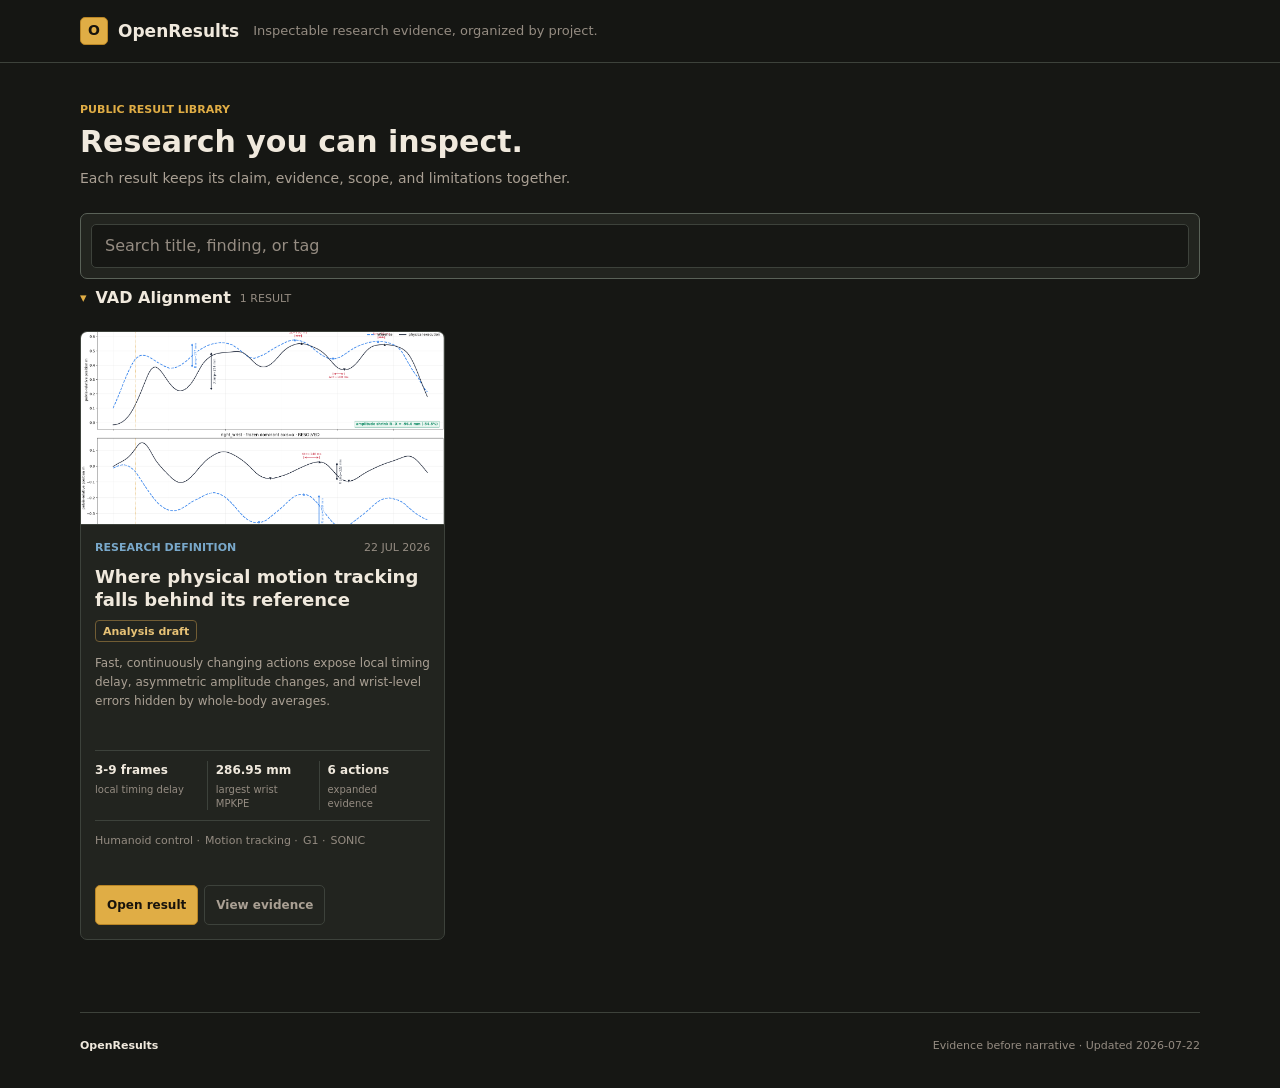
<file: index.html>
<!doctype html>
<html lang="en">
<head>
  <meta charset="utf-8">
  <meta name="viewport" content="width=device-width, initial-scale=1">
  <meta name="description" content="OpenResults is a browsable library of visual, inspectable research results.">
  <title>OpenResults · Research result library</title>
  <link rel="stylesheet" href="assets/site.css?v=__BUILD_VERSION__">
  <script src="assets/catalog.js?v=__BUILD_VERSION__" defer></script>
</head>
<body class="catalog-page">
  <a class="skip-link" href="#catalog">Skip to results</a>

  <header class="site-header catalog-header">
    <div class="header-inner">
      <a class="brand" href="./" aria-label="OpenResults home">
        <span class="brand-mark" aria-hidden="true">O</span>
        <span>OpenResults</span>
      </a>
      <p class="brand-description">Inspectable research evidence, organized by project.</p>
    </div>
  </header>

  <main class="catalog-main" id="catalog">
    <section class="catalog-intro" aria-labelledby="catalog-title">
      <div>
        <p class="eyebrow">Public result library</p>
        <h1 id="catalog-title">Research you can inspect.</h1>
        <p>Each result keeps its claim, evidence, scope, and limitations together.</p>
      </div>
    </section>

    <section class="catalog-tools" aria-label="Filter results">
      <label class="search-field">
        <span class="visually-hidden">Search results</span>
        <input id="resultSearch" type="search" autocomplete="off" placeholder="Search title, finding, or tag">
      </label>
      <label class="select-field" id="projectField" hidden>
        <span>Project</span>
        <select id="projectFilter"><option value="all">All projects</option></select>
      </label>
      <label class="select-field" id="statusField" hidden>
        <span>Status</span>
        <select id="statusFilter"><option value="all">All statuses</option></select>
      </label>
      <button class="clear-filters" id="clearFilters" type="button" hidden>Clear</button>
    </section>

    <div class="catalog-status" id="catalogStatus" aria-live="polite"></div>
    <div class="result-groups" id="resultGroups" aria-busy="true"></div>

    <div class="empty-state" id="emptyState" hidden>
      <strong>No matching results</strong>
      <p>Try a different search or clear the current filters.</p>
    </div>

    <noscript>
      <p class="empty-state">JavaScript is required to load the result catalog. The published result remains available at <a href="results/hierarchical-rollout-tracking-audit/">Hierarchical rollout tracking audit</a>.</p>
    </noscript>
  </main>

  <footer class="site-footer">
    <span>OpenResults</span>
    <span>Evidence before narrative · Updated <time id="catalogUpdated">2026-07-22</time></span>
  </footer>
</body>
</html>
</file>
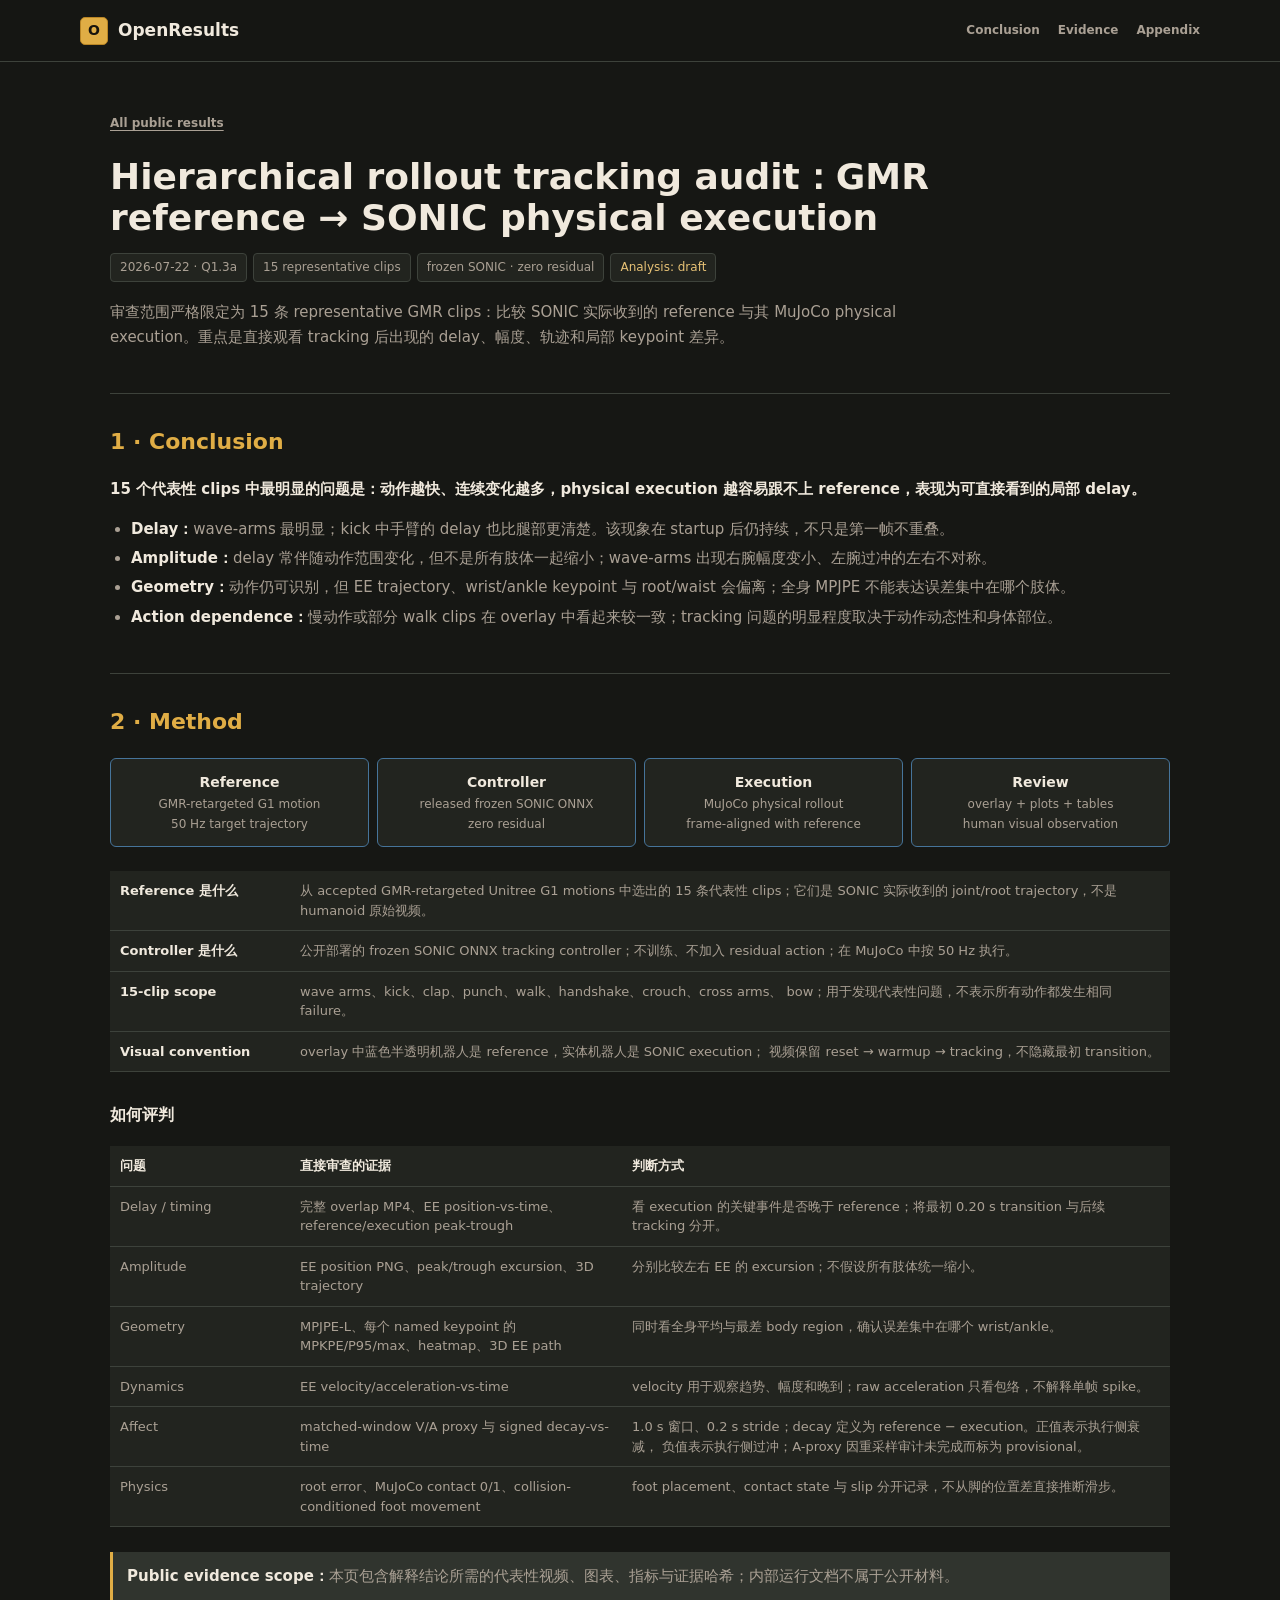
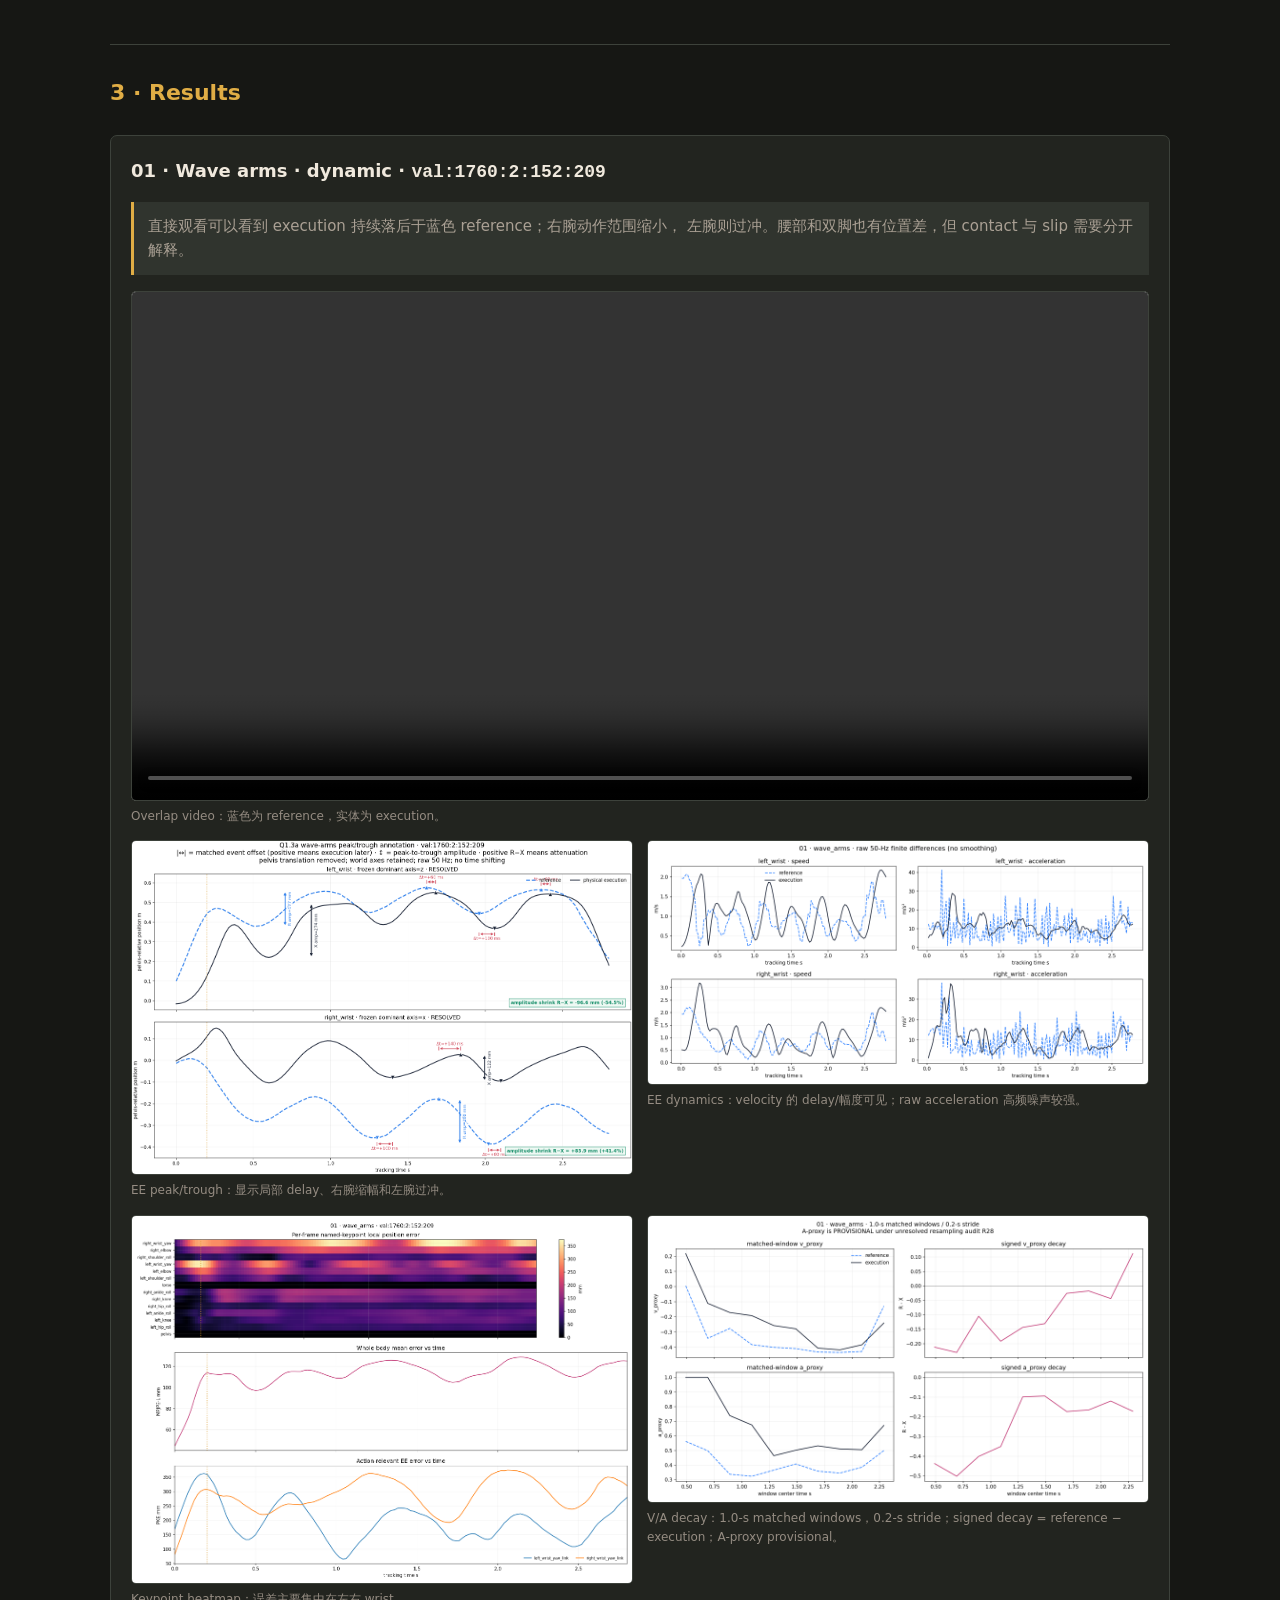
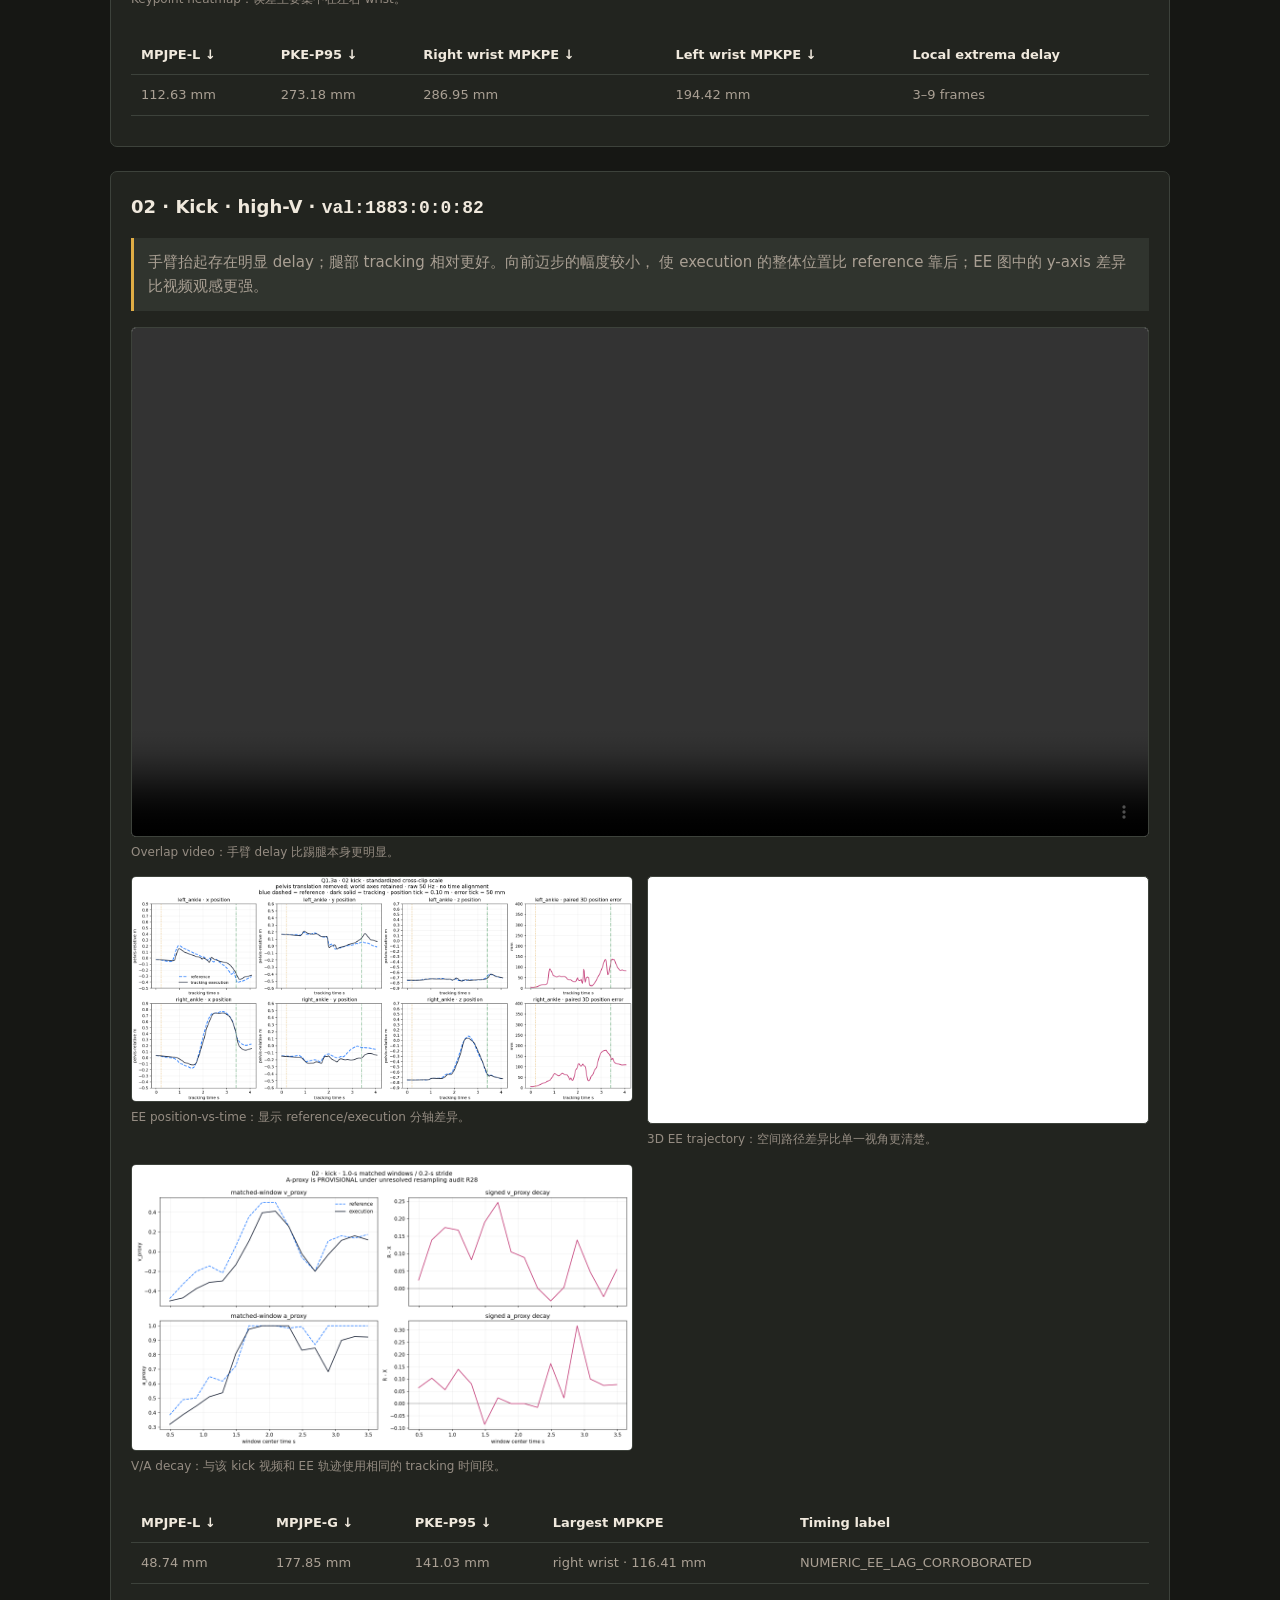
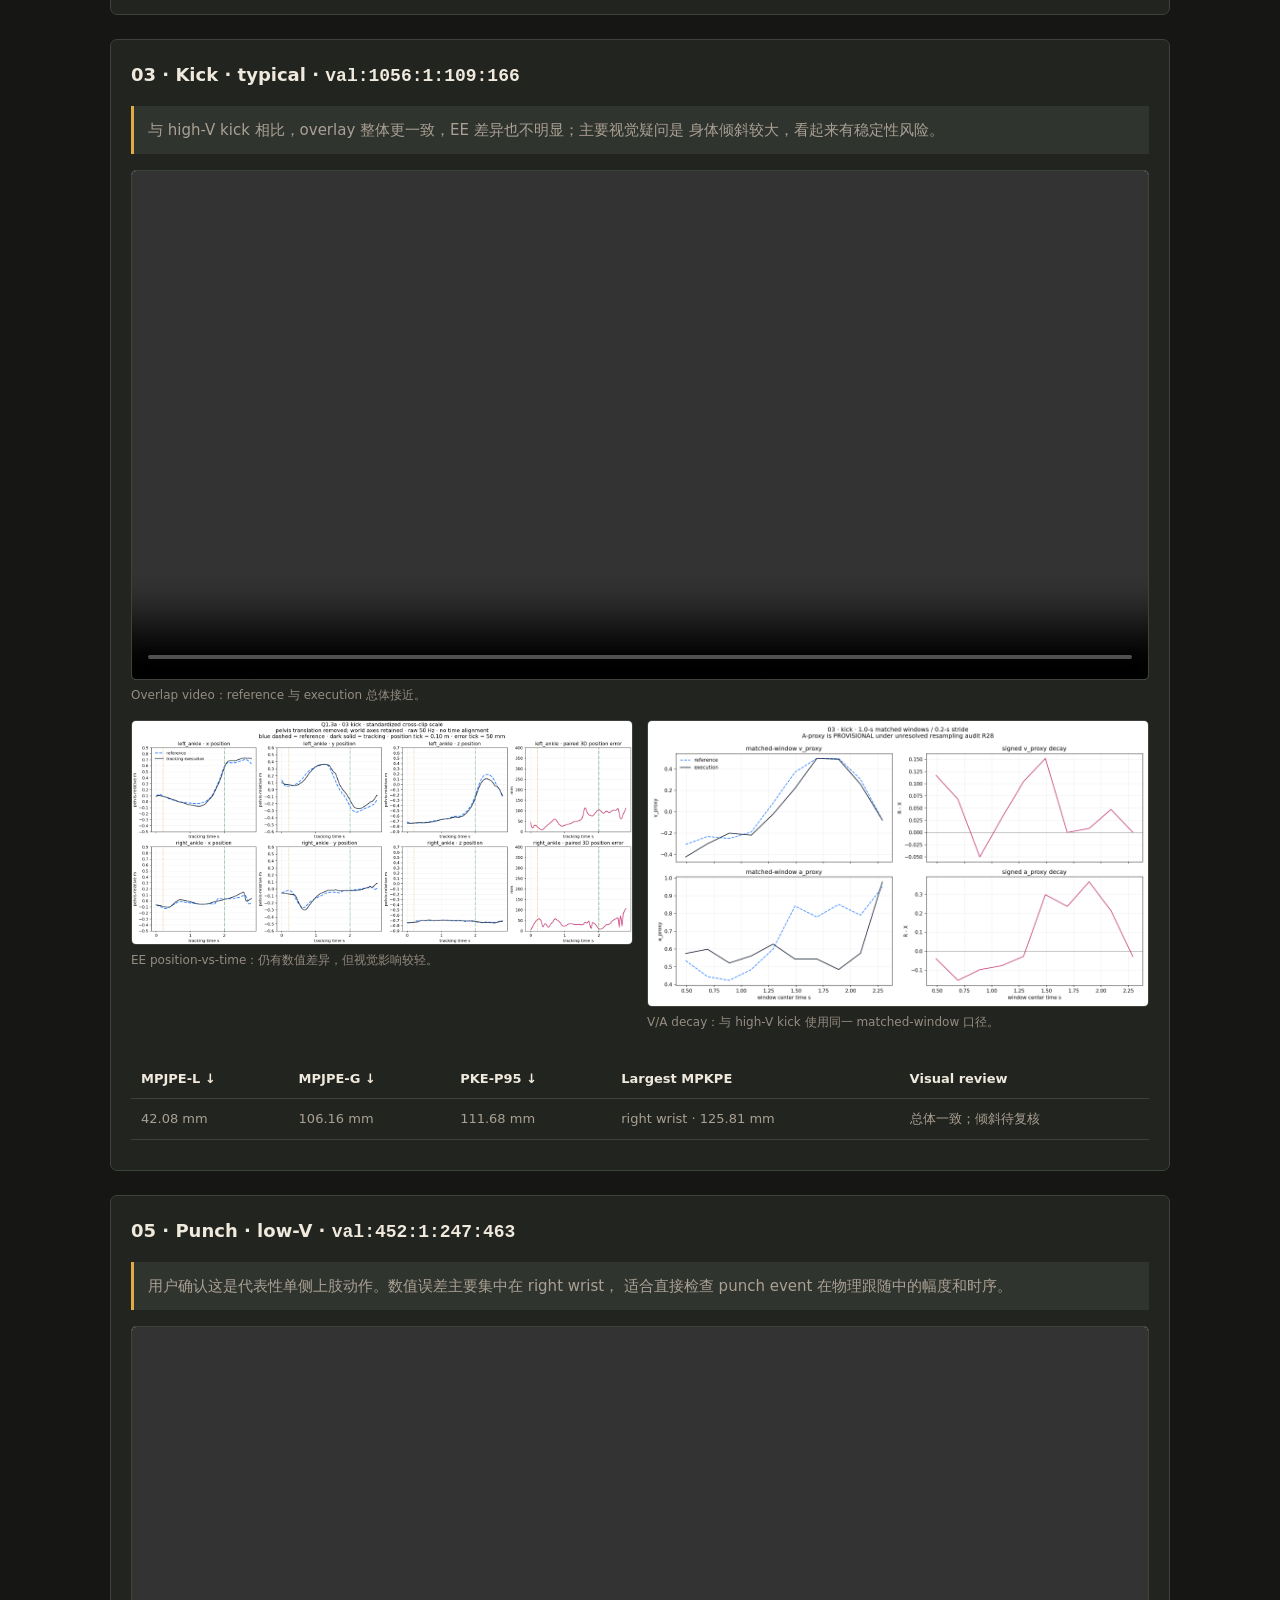
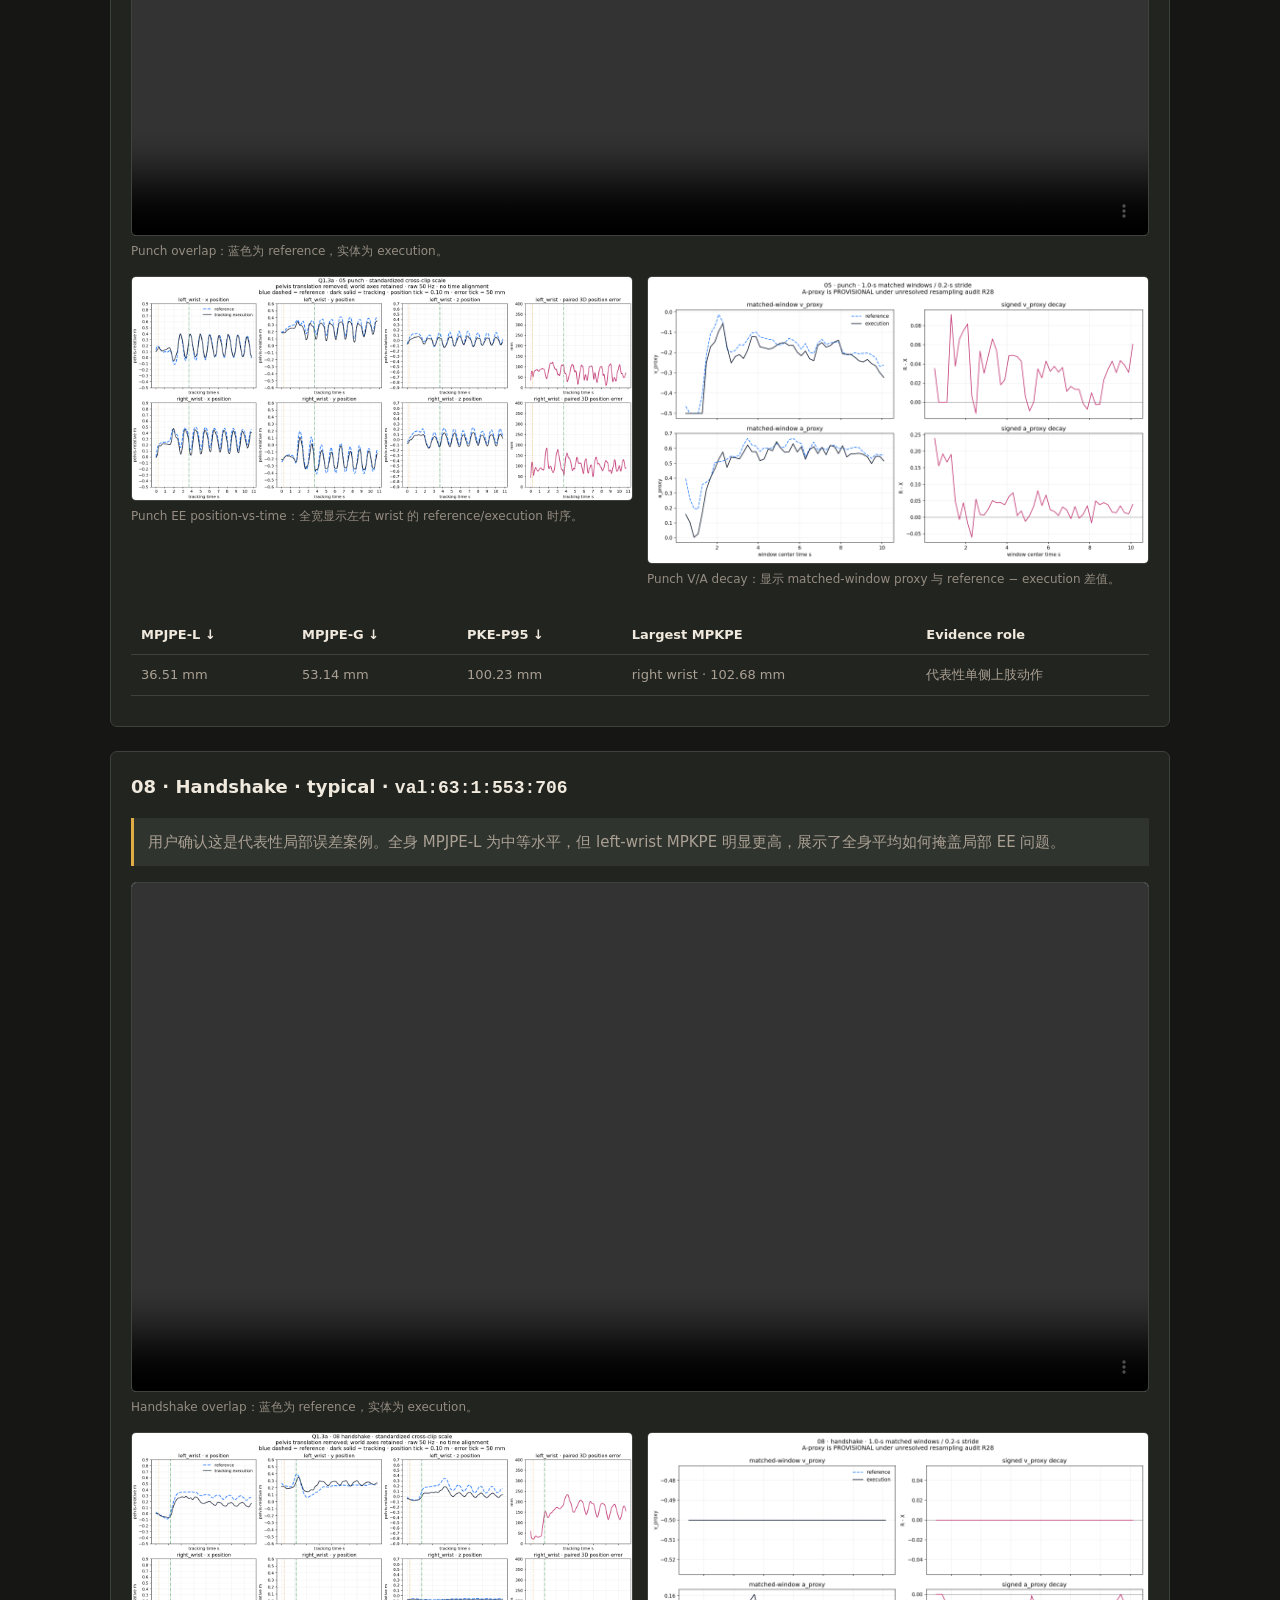
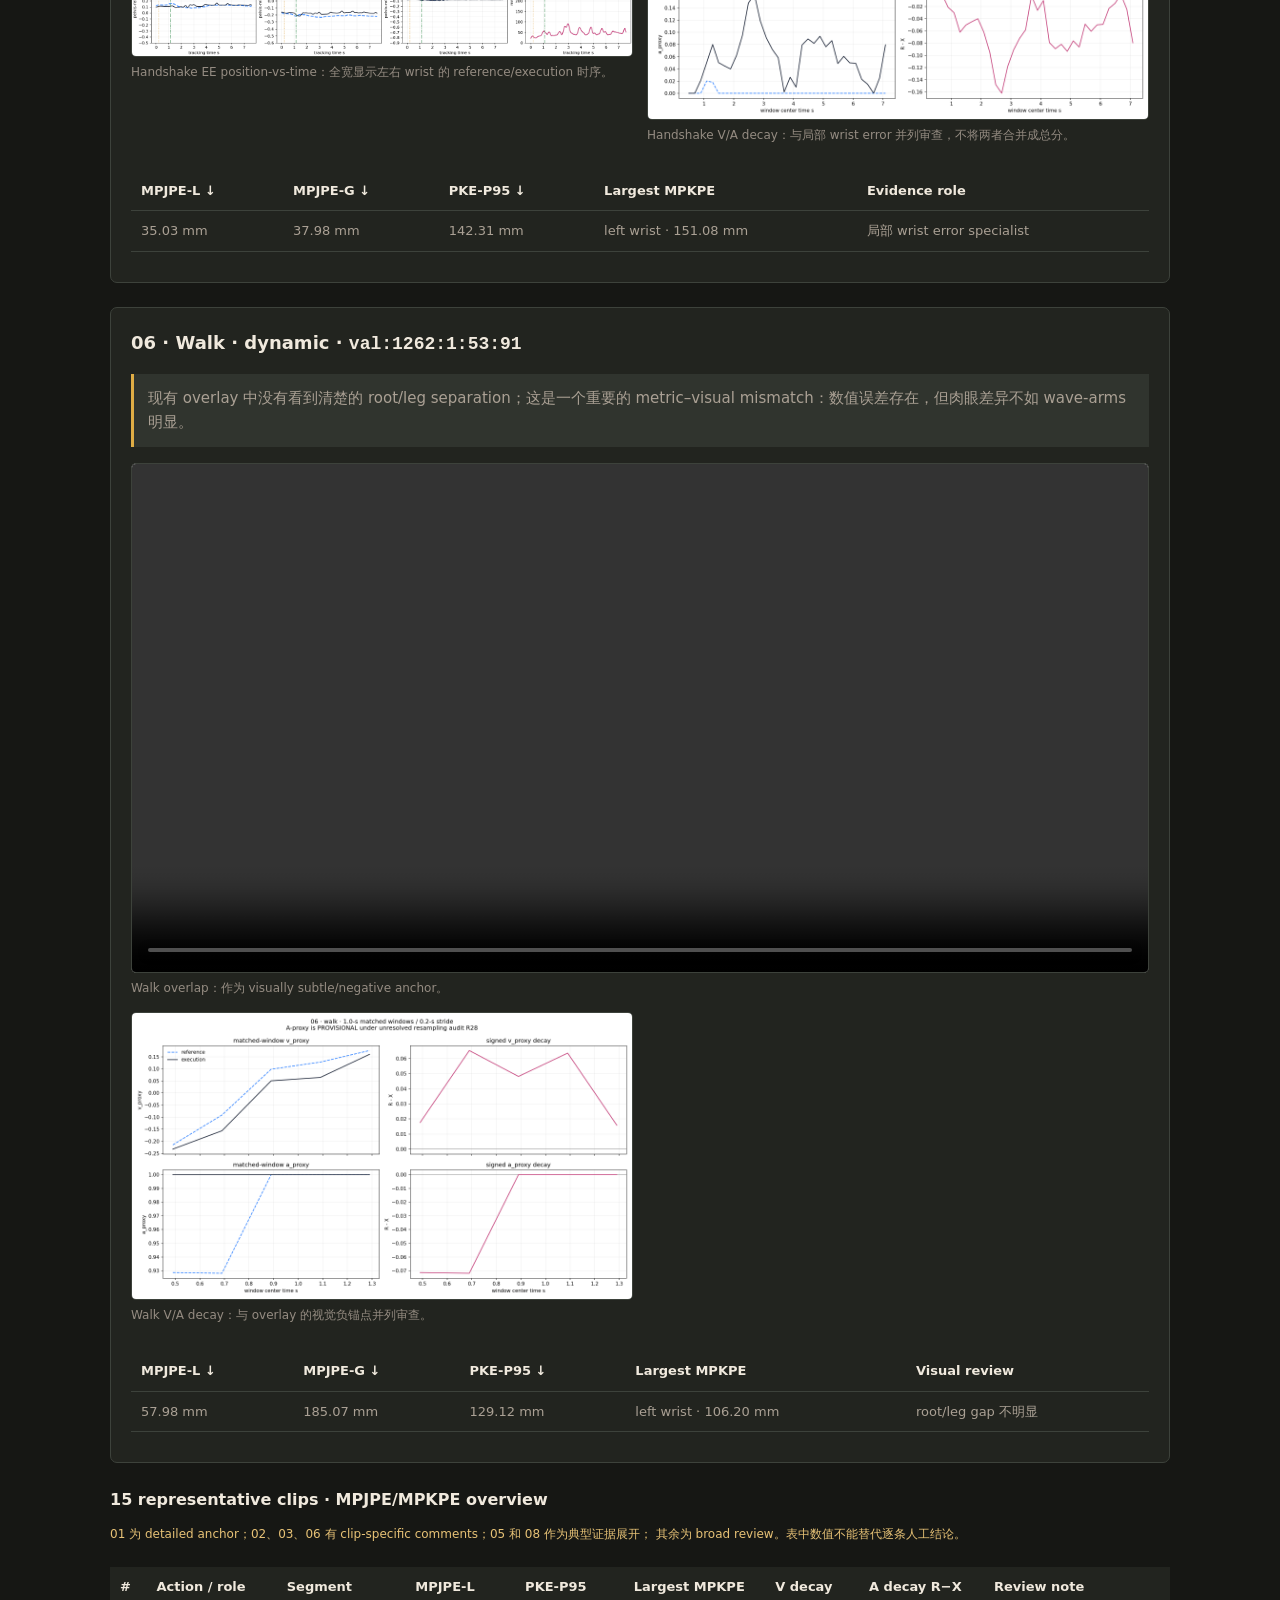
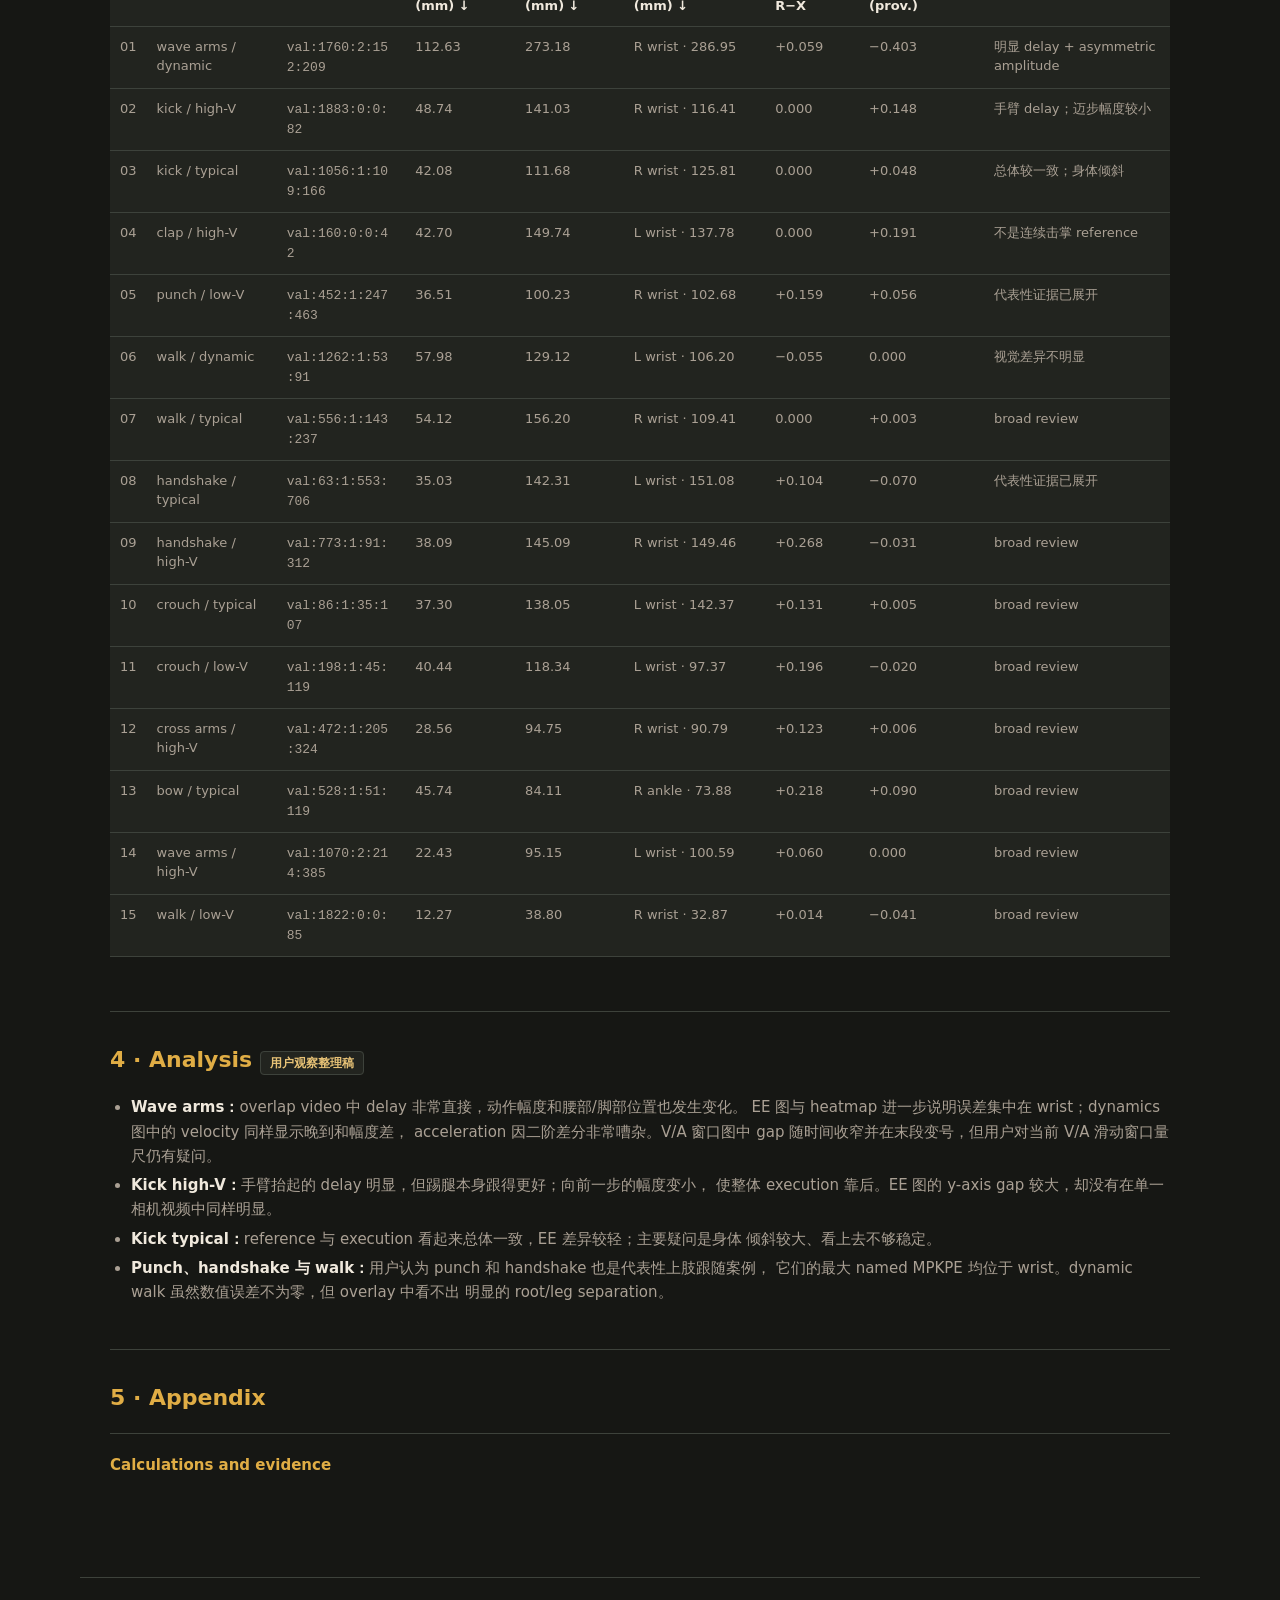
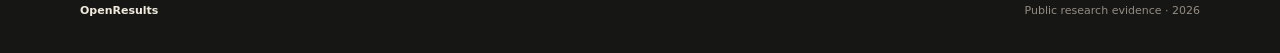
<file: results/hierarchical-rollout-tracking-audit/index.html>
<!doctype html>
<html lang="zh-CN">
<head>
<meta charset="utf-8">
<meta name="viewport" content="width=device-width, initial-scale=1">
<title>Hierarchical rollout tracking audit：GMR reference → SONIC physical execution</title>
<meta name="description" content="A visual audit of where a frozen SONIC controller loses timing, amplitude, and local geometry across 15 representative G1 motion clips.">
<link rel="stylesheet" href="../../assets/site.css?v=__BUILD_VERSION__">
</head>
<body class="detail-page">
<header class="site-header">
  <a class="brand" href="../../index.html?v=__BUILD_VERSION__" aria-label="OpenResults home"><span class="brand-mark">O</span><span>OpenResults</span></a>
  <nav aria-label="Result navigation">
    <a href="#conclusion">Conclusion</a>
    <a href="#results">Evidence</a>
    <a href="#appendix">Appendix</a>
  </nav>
</header>
<main class="result-page">
  <a class="back-link" href="../../index.html?v=__BUILD_VERSION__">All public results</a>
  <h1>Hierarchical rollout tracking audit：GMR reference → SONIC physical execution</h1>
  <div class="meta">
    <span class="chip">2026-07-22 · Q1.3a</span>
    <span class="chip">15 representative clips</span>
    <span class="chip">frozen SONIC · zero residual</span>
    <span class="chip draft">Analysis: draft</span>
  </div>
  <p>审查范围严格限定为 15 条 representative GMR clips：比较 SONIC 实际收到的 reference 与其
  MuJoCo physical execution。重点是直接观看 tracking 后出现的 delay、幅度、轨迹和局部 keypoint 差异。</p>

  <section id="conclusion">
    <h2>1 · Conclusion</h2>
    <p><strong>15 个代表性 clips 中最明显的问题是：动作越快、连续变化越多，physical execution
    越容易跟不上 reference，表现为可直接看到的局部 delay。</strong></p>
    <ul>
      <li><strong>Delay：</strong>wave-arms 最明显；kick 中手臂的 delay 也比腿部更清楚。该现象在
      startup 后仍持续，不只是第一帧不重叠。</li>
      <li><strong>Amplitude：</strong>delay 常伴随动作范围变化，但不是所有肢体一起缩小；wave-arms
      出现右腕幅度变小、左腕过冲的左右不对称。</li>
      <li><strong>Geometry：</strong>动作仍可识别，但 EE trajectory、wrist/ankle keypoint 与 root/waist
      会偏离；全身 MPJPE 不能表达误差集中在哪个肢体。</li>
      <li><strong>Action dependence：</strong>慢动作或部分 walk clips 在 overlay 中看起来较一致；tracking
      问题的明显程度取决于动作动态性和身体部位。</li>
    </ul>
  </section>

  <section id="method">
    <h2>2 · Method</h2>
    <div class="flow" aria-label="Reviewed rollout">
      <div class="node tested"><strong>Reference</strong>GMR-retargeted G1 motion<br>50 Hz target trajectory</div>
      <div class="node tested"><strong>Controller</strong>released frozen SONIC ONNX<br>zero residual</div>
      <div class="node tested"><strong>Execution</strong>MuJoCo physical rollout<br>frame-aligned with reference</div>
      <div class="node tested"><strong>Review</strong>overlay + plots + tables<br>human visual observation</div>
    </div>
    <div class="scroll"><table>
      <tbody>
        <tr><th>Reference 是什么</th><td>从 accepted GMR-retargeted Unitree G1 motions 中选出的 15 条代表性
        clips；它们是 SONIC 实际收到的 joint/root trajectory，不是 humanoid 原始视频。</td></tr>
        <tr><th>Controller 是什么</th><td>公开部署的 frozen SONIC ONNX tracking controller；不训练、不加入
        residual action；在 MuJoCo 中按 50 Hz 执行。</td></tr>
        <tr><th>15-clip scope</th><td>wave arms、kick、clap、punch、walk、handshake、crouch、cross arms、
        bow；用于发现代表性问题，不表示所有动作都发生相同 failure。</td></tr>
        <tr><th>Visual convention</th><td>overlay 中蓝色半透明机器人是 reference，实体机器人是 SONIC execution；
        视频保留 reset → warmup → tracking，不隐藏最初 transition。</td></tr>
      </tbody>
    </table></div>

    <h3>如何评判</h3>
    <div class="scroll"><table>
      <thead><tr><th>问题</th><th>直接审查的证据</th><th>判断方式</th></tr></thead>
      <tbody>
        <tr><td>Delay / timing</td><td>完整 overlap MP4、EE position-vs-time、reference/execution peak-trough</td>
        <td>看 execution 的关键事件是否晚于 reference；将最初 0.20 s transition 与后续 tracking 分开。</td></tr>
        <tr><td>Amplitude</td><td>EE position PNG、peak/trough excursion、3D trajectory</td>
        <td>分别比较左右 EE 的 excursion；不假设所有肢体统一缩小。</td></tr>
        <tr><td>Geometry</td><td>MPJPE-L、每个 named keypoint 的 MPKPE/P95/max、heatmap、3D EE path</td>
        <td>同时看全身平均与最差 body region，确认误差集中在哪个 wrist/ankle。</td></tr>
        <tr><td>Dynamics</td><td>EE velocity/acceleration-vs-time</td>
        <td>velocity 用于观察趋势、幅度和晚到；raw acceleration 只看包络，不解释单帧 spike。</td></tr>
        <tr><td>Affect</td><td>matched-window V/A proxy 与 signed decay-vs-time</td>
        <td>1.0 s 窗口、0.2 s stride；decay 定义为 reference − execution。正值表示执行侧衰减，
        负值表示执行侧过冲；A-proxy 因重采样审计未完成而标为 provisional。</td></tr>
        <tr><td>Physics</td><td>root error、MuJoCo contact 0/1、collision-conditioned foot movement</td>
        <td>foot placement、contact state 与 slip 分开记录，不从脚的位置差直接推断滑步。</td></tr>
      </tbody>
    </table></div>
    <p class="public-scope"><strong>Public evidence scope：</strong>本页包含解释结论所需的代表性视频、图表、指标与证据哈希；内部运行文档不属于公开材料。</p>
  </section>

  <section id="results">
    <h2>3 · Results</h2>
    <article class="action-block">
      <h3>01 · Wave arms · dynamic · <code>val:1760:2:152:209</code></h3>
      <p class="observation">直接观看可以看到 execution 持续落后于蓝色 reference；右腕动作范围缩小，
      左腕则过冲。腰部和双脚也有位置差，但 contact 与 slip 需要分开解释。</p>
      <div class="evidence-grid">
        <figure><video controls preload="metadata" src="assets/01-wave_arms/overlay.mp4"></video>
        <figcaption>Overlap video：蓝色为 reference，实体为 execution。</figcaption></figure>
        <figure><img loading="lazy" decoding="async" src="assets/01-wave_arms/peak_trough_annotation/ee_position_peak_trough_annotated.png" alt="Wave-arms peak trough delay and amplitude">
        <figcaption>EE peak/trough：显示局部 delay、右腕缩幅和左腕过冲。</figcaption></figure>
        <figure><img loading="lazy" decoding="async" src="assets/01-wave_arms/ee_dynamics.png" alt="Wave-arms EE velocity acceleration">
        <figcaption>EE dynamics：velocity 的 delay/幅度可见；raw acceleration 高频噪声较强。</figcaption></figure>
        <figure><img loading="lazy" decoding="async" src="assets/01-wave_arms/keypoint_error_over_time.png" alt="Wave-arms keypoint error heatmap">
        <figcaption>Keypoint heatmap：误差主要集中在左右 wrist。</figcaption></figure>
        <figure><img loading="lazy" decoding="async" src="assets/01-wave_arms/va_decay_over_time.png" alt="Wave-arms V A decay over time">
        <figcaption>V/A decay：1.0-s matched windows，0.2-s stride；signed decay = reference − execution；A-proxy provisional。</figcaption></figure>
      </div>
      <div class="scroll"><table><thead><tr><th>MPJPE-L ↓</th><th>PKE-P95 ↓</th><th>Right wrist MPKPE ↓</th><th>Left wrist MPKPE ↓</th><th>Local extrema delay</th></tr></thead>
      <tbody><tr><td>112.63 mm</td><td>273.18 mm</td><td>286.95 mm</td><td>194.42 mm</td><td>3–9 frames</td></tr></tbody></table></div>
    </article>

    <article class="action-block">
      <h3>02 · Kick · high-V · <code>val:1883:0:0:82</code></h3>
      <p class="observation">手臂抬起存在明显 delay；腿部 tracking 相对更好。向前迈步的幅度较小，
      使 execution 的整体位置比 reference 靠后；EE 图中的 y-axis 差异比视频观感更强。</p>
      <div class="evidence-grid">
        <figure><video controls preload="metadata" src="assets/02-kick/overlay.mp4"></video>
        <figcaption>Overlap video：手臂 delay 比踢腿本身更明显。</figcaption></figure>
        <figure><img loading="lazy" decoding="async" src="assets/02-kick/ee_position_vs_time_standard_scale.png" alt="High-V kick EE position versus time">
        <figcaption>EE position-vs-time：显示 reference/execution 分轴差异。</figcaption></figure>
        <figure><img loading="lazy" decoding="async" src="assets/02-kick/ee_trajectory_3d.png" alt="High-V kick 3D EE trajectory">
        <figcaption>3D EE trajectory：空间路径差异比单一视角更清楚。</figcaption></figure>
        <figure><img loading="lazy" decoding="async" src="assets/02-kick/va_decay_over_time.png" alt="High-V kick V A decay over time">
        <figcaption>V/A decay：与该 kick 视频和 EE 轨迹使用相同的 tracking 时间段。</figcaption></figure>
      </div>
      <div class="scroll"><table><thead><tr><th>MPJPE-L ↓</th><th>MPJPE-G ↓</th><th>PKE-P95 ↓</th><th>Largest MPKPE</th><th>Timing label</th></tr></thead>
      <tbody><tr><td>48.74 mm</td><td>177.85 mm</td><td>141.03 mm</td><td>right wrist · 116.41 mm</td><td>NUMERIC_EE_LAG_CORROBORATED</td></tr></tbody></table></div>
    </article>

    <article class="action-block">
      <h3>03 · Kick · typical · <code>val:1056:1:109:166</code></h3>
      <p class="observation">与 high-V kick 相比，overlay 整体更一致，EE 差异也不明显；主要视觉疑问是
      身体倾斜较大，看起来有稳定性风险。</p>
      <div class="evidence-grid">
        <figure><video controls preload="metadata" src="assets/03-kick/overlay.mp4"></video>
        <figcaption>Overlap video：reference 与 execution 总体接近。</figcaption></figure>
        <figure><img loading="lazy" decoding="async" src="assets/03-kick/ee_position_vs_time_standard_scale.png" alt="Typical kick EE position versus time">
        <figcaption>EE position-vs-time：仍有数值差异，但视觉影响较轻。</figcaption></figure>
        <figure><img loading="lazy" decoding="async" src="assets/03-kick/va_decay_over_time.png" alt="Typical kick V A decay over time">
        <figcaption>V/A decay：与 high-V kick 使用同一 matched-window 口径。</figcaption></figure>
      </div>
      <div class="scroll"><table><thead><tr><th>MPJPE-L ↓</th><th>MPJPE-G ↓</th><th>PKE-P95 ↓</th><th>Largest MPKPE</th><th>Visual review</th></tr></thead>
      <tbody><tr><td>42.08 mm</td><td>106.16 mm</td><td>111.68 mm</td><td>right wrist · 125.81 mm</td><td>总体一致；倾斜待复核</td></tr></tbody></table></div>
    </article>

    <article class="action-block">
      <h3>05 · Punch · low-V · <code>val:452:1:247:463</code></h3>
      <p class="observation">用户确认这是代表性单侧上肢动作。数值误差主要集中在 right wrist，
      适合直接检查 punch event 在物理跟随中的幅度和时序。</p>
      <div class="evidence-grid">
        <figure><video controls preload="metadata" src="assets/05-punch/overlay.mp4"></video>
        <figcaption>Punch overlap：蓝色为 reference，实体为 execution。</figcaption></figure>
        <figure><img loading="lazy" decoding="async" src="assets/05-punch/ee_position_vs_time_standard_scale.png" alt="Punch EE position versus time">
        <figcaption>Punch EE position-vs-time：全宽显示左右 wrist 的 reference/execution 时序。</figcaption></figure>
        <figure><img loading="lazy" decoding="async" src="assets/05-punch/va_decay_over_time.png" alt="Punch V A decay over time">
        <figcaption>Punch V/A decay：显示 matched-window proxy 与 reference − execution 差值。</figcaption></figure>
      </div>
      <div class="scroll"><table><thead><tr><th>MPJPE-L ↓</th><th>MPJPE-G ↓</th><th>PKE-P95 ↓</th><th>Largest MPKPE</th><th>Evidence role</th></tr></thead>
      <tbody><tr><td>36.51 mm</td><td>53.14 mm</td><td>100.23 mm</td><td>right wrist · 102.68 mm</td><td>代表性单侧上肢动作</td></tr></tbody></table></div>
    </article>

    <article class="action-block">
      <h3>08 · Handshake · typical · <code>val:63:1:553:706</code></h3>
      <p class="observation">用户确认这是代表性局部误差案例。全身 MPJPE-L 为中等水平，但
      left-wrist MPKPE 明显更高，展示了全身平均如何掩盖局部 EE 问题。</p>
      <div class="evidence-grid">
        <figure><video controls preload="metadata" src="assets/08-handshake/overlay.mp4"></video>
        <figcaption>Handshake overlap：蓝色为 reference，实体为 execution。</figcaption></figure>
        <figure><img loading="lazy" decoding="async" src="assets/08-handshake/ee_position_vs_time_standard_scale.png" alt="Handshake EE position versus time">
        <figcaption>Handshake EE position-vs-time：全宽显示左右 wrist 的 reference/execution 时序。</figcaption></figure>
        <figure><img loading="lazy" decoding="async" src="assets/08-handshake/va_decay_over_time.png" alt="Handshake V A decay over time">
        <figcaption>Handshake V/A decay：与局部 wrist error 并列审查，不将两者合并成总分。</figcaption></figure>
      </div>
      <div class="scroll"><table><thead><tr><th>MPJPE-L ↓</th><th>MPJPE-G ↓</th><th>PKE-P95 ↓</th><th>Largest MPKPE</th><th>Evidence role</th></tr></thead>
      <tbody><tr><td>35.03 mm</td><td>37.98 mm</td><td>142.31 mm</td><td>left wrist · 151.08 mm</td><td>局部 wrist error specialist</td></tr></tbody></table></div>
    </article>

    <article class="action-block">
      <h3>06 · Walk · dynamic · <code>val:1262:1:53:91</code></h3>
      <p class="observation">现有 overlay 中没有看到清楚的 root/leg separation；这是一个重要的
      metric–visual mismatch：数值误差存在，但肉眼差异不如 wave-arms 明显。</p>
      <div class="evidence-grid">
        <figure><video controls preload="metadata" src="assets/06-walk/overlay.mp4"></video>
        <figcaption>Walk overlap：作为 visually subtle/negative anchor。</figcaption></figure>
        <figure><img loading="lazy" decoding="async" src="assets/06-walk/va_decay_over_time.png" alt="Dynamic walk V A decay over time">
        <figcaption>Walk V/A decay：与 overlay 的视觉负锚点并列审查。</figcaption></figure>
      </div>
      <div class="scroll"><table><thead><tr><th>MPJPE-L ↓</th><th>MPJPE-G ↓</th><th>PKE-P95 ↓</th><th>Largest MPKPE</th><th>Visual review</th></tr></thead>
      <tbody><tr><td>57.98 mm</td><td>185.07 mm</td><td>129.12 mm</td><td>left wrist · 106.20 mm</td><td>root/leg gap 不明显</td></tr></tbody></table></div>
    </article>

    <h3>15 representative clips · MPJPE/MPKPE overview</h3>
    <p class="status">01 为 detailed anchor；02、03、06 有 clip-specific comments；05 和 08 作为典型证据展开；
    其余为 broad review。表中数值不能替代逐条人工结论。</p>
    <div class="scroll"><table>
      <thead><tr><th>#</th><th>Action / role</th><th>Segment</th><th>MPJPE-L (mm) ↓</th><th>PKE-P95 (mm) ↓</th><th>Largest MPKPE (mm) ↓</th><th>V decay R−X</th><th>A decay R−X <span class="nowrap">(prov.)</span></th><th>Review note</th></tr></thead>
      <tbody>
        <tr><td>01</td><td>wave arms / dynamic</td><td><code>val:1760:2:152:209</code></td><td>112.63</td><td>273.18</td><td>R wrist · 286.95</td><td>+0.059</td><td>−0.403</td><td>明显 delay + asymmetric amplitude</td></tr>
        <tr><td>02</td><td>kick / high-V</td><td><code>val:1883:0:0:82</code></td><td>48.74</td><td>141.03</td><td>R wrist · 116.41</td><td>0.000</td><td>+0.148</td><td>手臂 delay；迈步幅度较小</td></tr>
        <tr><td>03</td><td>kick / typical</td><td><code>val:1056:1:109:166</code></td><td>42.08</td><td>111.68</td><td>R wrist · 125.81</td><td>0.000</td><td>+0.048</td><td>总体较一致；身体倾斜</td></tr>
        <tr><td>04</td><td>clap / high-V</td><td><code>val:160:0:0:42</code></td><td>42.70</td><td>149.74</td><td>L wrist · 137.78</td><td>0.000</td><td>+0.191</td><td>不是连续击掌 reference</td></tr>
        <tr><td>05</td><td>punch / low-V</td><td><code>val:452:1:247:463</code></td><td>36.51</td><td>100.23</td><td>R wrist · 102.68</td><td>+0.159</td><td>+0.056</td><td>代表性证据已展开</td></tr>
        <tr><td>06</td><td>walk / dynamic</td><td><code>val:1262:1:53:91</code></td><td>57.98</td><td>129.12</td><td>L wrist · 106.20</td><td>−0.055</td><td>0.000</td><td>视觉差异不明显</td></tr>
        <tr><td>07</td><td>walk / typical</td><td><code>val:556:1:143:237</code></td><td>54.12</td><td>156.20</td><td>R wrist · 109.41</td><td>0.000</td><td>+0.003</td><td>broad review</td></tr>
        <tr><td>08</td><td>handshake / typical</td><td><code>val:63:1:553:706</code></td><td>35.03</td><td>142.31</td><td>L wrist · 151.08</td><td>+0.104</td><td>−0.070</td><td>代表性证据已展开</td></tr>
        <tr><td>09</td><td>handshake / high-V</td><td><code>val:773:1:91:312</code></td><td>38.09</td><td>145.09</td><td>R wrist · 149.46</td><td>+0.268</td><td>−0.031</td><td>broad review</td></tr>
        <tr><td>10</td><td>crouch / typical</td><td><code>val:86:1:35:107</code></td><td>37.30</td><td>138.05</td><td>L wrist · 142.37</td><td>+0.131</td><td>+0.005</td><td>broad review</td></tr>
        <tr><td>11</td><td>crouch / low-V</td><td><code>val:198:1:45:119</code></td><td>40.44</td><td>118.34</td><td>L wrist · 97.37</td><td>+0.196</td><td>−0.020</td><td>broad review</td></tr>
        <tr><td>12</td><td>cross arms / high-V</td><td><code>val:472:1:205:324</code></td><td>28.56</td><td>94.75</td><td>R wrist · 90.79</td><td>+0.123</td><td>+0.006</td><td>broad review</td></tr>
        <tr><td>13</td><td>bow / typical</td><td><code>val:528:1:51:119</code></td><td>45.74</td><td>84.11</td><td>R ankle · 73.88</td><td>+0.218</td><td>+0.090</td><td>broad review</td></tr>
        <tr><td>14</td><td>wave arms / high-V</td><td><code>val:1070:2:214:385</code></td><td>22.43</td><td>95.15</td><td>L wrist · 100.59</td><td>+0.060</td><td>0.000</td><td>broad review</td></tr>
        <tr><td>15</td><td>walk / low-V</td><td><code>val:1822:0:0:85</code></td><td>12.27</td><td>38.80</td><td>R wrist · 32.87</td><td>+0.014</td><td>−0.041</td><td>broad review</td></tr>
      </tbody>
    </table></div>
  </section>

  <section id="analysis">
    <h2>4 · Analysis <span class="chip draft">用户观察整理稿</span></h2>
    <ul>
      <li><strong>Wave arms：</strong>overlap video 中 delay 非常直接，动作幅度和腰部/脚部位置也发生变化。
      EE 图与 heatmap 进一步说明误差集中在 wrist；dynamics 图中的 velocity 同样显示晚到和幅度差，
      acceleration 因二阶差分非常嘈杂。V/A 窗口图中 gap 随时间收窄并在末段变号，但用户对当前
      V/A 滑动窗口量尺仍有疑问。</li>
      <li><strong>Kick high-V：</strong>手臂抬起的 delay 明显，但踢腿本身跟得更好；向前一步的幅度变小，
      使整体 execution 靠后。EE 图的 y-axis gap 较大，却没有在单一相机视频中同样明显。</li>
      <li><strong>Kick typical：</strong>reference 与 execution 看起来总体一致，EE 差异较轻；主要疑问是身体
      倾斜较大、看上去不够稳定。</li>
      <li><strong>Punch、handshake 与 walk：</strong>用户认为 punch 和 handshake 也是代表性上肢跟随案例，
      它们的最大 named MPKPE 均位于 wrist。dynamic walk 虽然数值误差不为零，但 overlay 中看不出
      明显的 root/leg separation。</li>
    </ul>
  </section>

  <section id="appendix">
    <h2>5 · Appendix</h2>
    <details>
      <summary>Calculations and evidence</summary>
      <h3>Worked calculations</h3>
      <pre><code>Right-wrist loss = 207.772152 − 121.850409 = 85.921743 mm
Right-wrist loss % = 85.921743 / 207.772152 = 41.353830%

Left-wrist overrun = 274.021274 − 177.395253 = 96.626021 mm
Left-wrist overrun % = 96.626021 / 177.395253 = 54.469338%

Wave uniform-lag gain = 115.359155 − 114.060918 = 1.298237 mm
Relative gain = 1.298237 / 115.359155 = 1.125387%

Continuous-clap accounting = 127 one-event + 57 zero-event = 184 eligible clips
Qualified three-event clips = 0</code></pre>
      <h3>Authoritative evidence</h3>
      <ul>
        <li><code>diverse_review_packet/evidence.json</code> · SHA256
        <code>48fb4de6b98ac7b4ec4f71e65ea602647c80f269b7d69ee6cd3ad05c1dc09c9b</code></li>
        <li><code>dynamic_sonic_panel/evidence.json</code> · SHA256
        <code>3930932ead82c7d05f15be0940ebfd01f742d8131950f4930ec6337eb8db177b</code></li>
        <li><code>cross_action_lag_panel/lag_anchor_probe/evidence.json</code> · SHA256
        <code>e2a09800f245831463f2cb884c7cc76b9febb9c691f1ce0ca2e4d84bd96e0b24</code></li>
        <li><code>continuous_clap_candidate_probe/evidence.json</code> · SHA256
        <code>ad132053bd7727f51faea54719c50fc69d6bc17b793604be40a806568b3b76b7</code></li>
      </ul>
      <h3>Publication scope</h3>
      <p>This standalone public copy includes every media asset used in the visible analysis. Evidence hashes are retained above for provenance; no private repository or runtime service is required.</p>
    </details>
  </section>
</main>
<footer class="site-footer"><span>OpenResults</span><span>Public research evidence · 2026</span></footer>
</body>
</html>
</file>
<file: assets/site.css>
:root {
  --bg: #161714;
  --surface: #22241f;
  --surface-soft: #30342e;
  --ink: #f0e9dd;
  --muted: #aaa094;
  --quiet: #958c82;
  --line: #3d423b;
  --line-strong: #5a6258;
  --accent: #e0ad45;
  --accent-dark: #b98525;
  --green: #79b89a;
  --red: #d98278;
  --blue: #79a8ca;
  --mono: "SFMono-Regular", Consolas, "Liberation Mono", monospace;
}

* { box-sizing: border-box; }
html { color-scheme: dark; scroll-behavior: smooth; }
body {
  min-width: 0;
  margin: 0;
  background: var(--bg);
  color: var(--ink);
  font-family: Inter, ui-sans-serif, system-ui, -apple-system, BlinkMacSystemFont, "Segoe UI", "Noto Sans CJK SC", sans-serif;
  line-height: 1.55;
  letter-spacing: 0;
}
a { color: var(--accent); text-underline-offset: 3px; }
button, input, select { font: inherit; letter-spacing: 0; }
img, video { max-width: 100%; }
a:focus-visible, button:focus-visible, input:focus-visible, select:focus-visible, summary:focus-visible, video:focus-visible {
  outline: 3px solid var(--blue);
  outline-offset: 3px;
}
.visually-hidden {
  position: absolute;
  width: 1px;
  height: 1px;
  padding: 0;
  margin: -1px;
  overflow: hidden;
  clip: rect(0, 0, 0, 0);
  white-space: nowrap;
  border: 0;
}
.skip-link {
  position: fixed;
  z-index: 100;
  top: 8px;
  left: 8px;
  padding: 10px 12px;
  border-radius: 5px;
  background: var(--accent);
  color: #17130d;
  font-weight: 800;
  transform: translateY(-150%);
}
.skip-link:focus { transform: translateY(0); }

.site-header {
  position: sticky;
  z-index: 20;
  top: 0;
  min-height: 62px;
  border-bottom: 1px solid var(--line);
  background: rgba(22, 23, 20, 0.96);
  backdrop-filter: blur(12px);
}
.header-inner {
  display: flex;
  align-items: center;
  gap: 14px;
  width: min(1120px, calc(100% - 40px));
  min-height: 62px;
  margin: 0 auto;
}
.site-header:not(.catalog-header) {
  display: flex;
  align-items: center;
  gap: 14px;
  min-height: 62px;
  padding: 0 max(20px, calc((100% - 1120px) / 2));
}
.brand {
  display: inline-flex;
  flex: 0 0 auto;
  min-height: 44px;
  align-items: center;
  gap: 10px;
  color: var(--ink);
  font-size: 17px;
  font-weight: 800;
  text-decoration: none;
}
.brand-mark {
  display: grid;
  width: 28px;
  height: 28px;
  place-items: center;
  border: 1px solid var(--accent-dark);
  border-radius: 5px;
  background: var(--accent);
  color: #17130d;
  font-size: 14px;
}
.brand-description {
  min-width: 0;
  margin: 0;
  color: var(--quiet);
  font-size: 13px;
  overflow: hidden;
  text-overflow: ellipsis;
  white-space: nowrap;
}
.site-header nav {
  display: flex;
  align-items: center;
  gap: 18px;
  margin-left: auto;
}
.site-header nav a {
  display: inline-flex;
  min-height: 44px;
  align-items: center;
  color: var(--muted);
  font-size: 12px;
  font-weight: 700;
  text-decoration: none;
}
.site-header nav a:hover { color: var(--ink); }

.catalog-main {
  width: min(1120px, calc(100% - 40px));
  min-height: calc(100vh - 124px);
  margin: 0 auto;
  padding: 38px 0 72px;
}
.catalog-intro {
  padding-bottom: 24px;
}
.eyebrow {
  margin: 0 0 7px;
  color: var(--accent);
  font-size: 11px;
  font-weight: 800;
  text-transform: uppercase;
}
.catalog-intro h1 {
  margin: 0;
  font-size: 30px;
  line-height: 1.15;
  letter-spacing: 0;
}
.catalog-intro p:last-child {
  margin: 8px 0 0;
  color: var(--muted);
  font-size: 14px;
  line-height: 1.5;
}
.catalog-tools {
  display: flex;
  gap: 8px;
  padding: 10px;
  border: 1px solid var(--line-strong);
  border-radius: 7px;
  background: var(--surface);
}
.search-field { flex: 1 1 280px; }
.search-field input, .select-field select {
  width: 100%;
  height: 44px;
  border: 1px solid var(--line);
  border-radius: 5px;
  background: var(--bg);
  color: var(--ink);
}
.search-field input {
  padding: 0 13px;
}
.search-field input::placeholder { color: var(--quiet); }
.select-field { position: relative; flex: 0 0 190px; }
.select-field[hidden] { display: none; }
.select-field span {
  position: absolute;
  z-index: 1;
  top: 5px;
  left: 12px;
  color: var(--quiet);
  font-size: 10px;
  font-weight: 800;
  text-transform: uppercase;
  pointer-events: none;
}
.select-field select { padding: 13px 30px 0 11px; font-size: 12px; }
.clear-filters {
  min-width: 64px;
  height: 44px;
  border: 1px solid var(--line);
  border-radius: 5px;
  background: var(--surface-soft);
  color: var(--ink);
  cursor: pointer;
  font-size: 12px;
  font-weight: 700;
}
.clear-filters:hover { border-color: var(--accent-dark); }
.catalog-status {
  min-height: 37px;
  padding: 12px 2px 8px;
  color: var(--quiet);
  font-size: 11px;
}
.catalog-status:empty { display: none; }

.result-groups { display: grid; gap: 26px; }
.result-group { min-width: 0; }
.result-group > summary {
  display: flex;
  min-height: 40px;
  align-items: center;
  gap: 9px;
  margin-bottom: 12px;
  color: var(--muted);
  cursor: pointer;
  list-style: none;
  text-transform: uppercase;
}
.result-group > summary::-webkit-details-marker { display: none; }
.result-group > summary::before {
  content: "▾";
  color: var(--accent);
  font-size: 13px;
}
.result-group:not([open]) > summary::before { content: "▸"; }
.group-title { color: var(--ink); font-size: 16px; font-weight: 800; text-transform: none; }
.group-count { color: var(--quiet); font-size: 11px; }
.result-grid {
  display: grid;
  grid-template-columns: repeat(3, minmax(0, 1fr));
  gap: 12px;
}
.result-card {
  min-width: 0;
  overflow: hidden;
  border: 1px solid var(--line);
  border-radius: 7px;
  background: var(--surface);
}
.result-card:hover { border-color: var(--line-strong); }
.result-visual {
  display: block;
  aspect-ratio: 16 / 8.5;
  overflow: hidden;
  border-bottom: 1px solid var(--line);
  background: #eeeae2;
}
.result-visual img {
  display: block;
  width: 100%;
  height: 100%;
  object-fit: cover;
  object-position: center;
  transition: transform 180ms ease;
}
.result-visual:hover img { transform: scale(1.02); }
.result-card-body { padding: 14px; }
.result-meta {
  display: flex;
  align-items: center;
  justify-content: space-between;
  gap: 10px;
  color: var(--quiet);
  font-size: 11px;
  text-transform: uppercase;
}
.result-category { color: var(--blue); font-weight: 800; }
.result-card h3 {
  margin: 9px 0 7px;
  font-size: 18px;
  line-height: 1.28;
  letter-spacing: 0;
}
.result-card h3 a { color: var(--ink); text-decoration: none; }
.result-card h3 a:hover { color: var(--accent); }
.result-status {
  display: inline-flex;
  align-items: center;
  min-height: 22px;
  padding: 0 7px;
  border: 1px solid var(--line-strong);
  border-radius: 4px;
  color: var(--muted);
  font-size: 11px;
  font-weight: 700;
}
.result-status.analysis-draft { border-color: #725d34; color: #e7c276; }
.result-status.complete, .result-status.published { border-color: #3e6853; color: var(--green); }
.result-summary {
  min-height: 84px;
  margin: 12px 0;
  color: var(--muted);
  font-size: 12px;
  line-height: 1.55;
}
.result-metrics {
  display: grid;
  grid-template-columns: repeat(3, minmax(0, 1fr));
  margin: 0;
  padding: 10px 0;
  border-top: 1px solid var(--line);
  border-bottom: 1px solid var(--line);
}
.result-metrics div { min-width: 0; padding: 0 8px; border-left: 1px solid var(--line); }
.result-metrics div:first-child { padding-left: 0; border-left: 0; }
.result-metrics dt { color: var(--ink); font-size: 12px; font-weight: 800; overflow-wrap: anywhere; }
.result-metrics dd { margin: 3px 0 0; color: var(--quiet); font-size: 10px; line-height: 1.35; }
.result-tags {
  display: flex;
  flex-wrap: wrap;
  gap: 5px;
  min-height: 42px;
  margin: 11px 0;
  padding: 0;
  list-style: none;
}
.result-tags li { color: var(--quiet); font-size: 11px; }
.result-tags li:not(:last-child)::after { content: " ·"; }
.result-actions { display: flex; gap: 6px; }
.result-actions a {
  display: inline-flex;
  min-height: 40px;
  align-items: center;
  justify-content: center;
  padding: 0 11px;
  border: 1px solid var(--line);
  border-radius: 5px;
  font-size: 12px;
  font-weight: 800;
  text-decoration: none;
}
.result-actions .primary-action { border-color: var(--accent-dark); background: var(--accent); color: #18130c; }
.primary-action:hover { background: #ebbd5e; }
.secondary-action { color: var(--muted); }
.secondary-action:hover { border-color: var(--line-strong); color: var(--ink); }
.primary-link {
  display: inline-flex;
  min-height: 42px;
  align-items: center;
  padding: 0 13px;
  border: 1px solid var(--accent-dark);
  border-radius: 5px;
  background: var(--accent);
  color: #18130c;
  font-size: 12px;
  font-weight: 800;
  text-decoration: none;
}
.empty-state, .load-error {
  margin: 18px 0;
  padding: 30px;
  border: 1px dashed var(--line-strong);
  border-radius: 7px;
  color: var(--muted);
  text-align: center;
}
.empty-state strong { color: var(--ink); }
.empty-state p { margin: 7px 0 0; font-size: 13px; }

.result-page {
  width: min(1060px, calc(100% - 40px));
  margin: 0 auto;
  padding: 42px 0 80px;
  font-size: 15px;
  line-height: 1.62;
}
.result-page code, .result-page pre { font-family: var(--mono); }
.result-page .back-link {
  display: inline-flex;
  min-height: 40px;
  align-items: center;
  margin-bottom: 12px;
  color: var(--muted);
  font-size: 12px;
  font-weight: 700;
}
.result-page h1 { max-width: 900px; margin: 0 0 14px; color: var(--ink); font-size: 36px; line-height: 1.15; letter-spacing: 0; }
.result-page > p { max-width: 850px; color: var(--muted); }
.result-page h2 { margin: 0 0 14px; }
.result-page h3 { margin: 20px 0 8px; color: var(--ink); font-size: 16px; }
.result-page ul { margin: 8px 0; padding-left: 21px; }
.result-page li { margin: 5px 0; }
.result-page section {
  margin: 44px 0 0;
  padding: 30px 0 0;
  border: 0;
  border-top: 1px solid var(--line);
  border-radius: 0;
  background: transparent;
}
.result-page section h2 { margin-bottom: 18px; color: var(--accent); font-size: 22px; }
.result-page p, .result-page li, .result-page td { color: var(--muted); }
.result-page strong, .result-page th { color: var(--ink); }
.result-page .meta { display: flex; flex-wrap: wrap; gap: 6px; margin: 12px 0 18px; }
.result-page .chip { padding: 4px 9px; border: 1px solid var(--line); border-radius: 4px; background: var(--surface); color: var(--muted); font-size: 12px; }
.result-page .pass { color: var(--green); }
.result-page .fail { color: var(--red); }
.result-page .draft, .result-page .partial, .result-page .status { color: #e7c276; }
.result-page .scroll { max-width: 100%; overflow-x: auto; overscroll-behavior-inline: contain; }
.result-page table { width: 100%; margin: 10px 0; border-collapse: collapse; background: var(--surface); font-size: 13px; line-height: 1.5; }
.result-page th, .result-page td { padding: 10px; border-bottom: 1px solid var(--line); text-align: left; vertical-align: top; }
.result-page .flow { display: grid; grid-template-columns: repeat(4, minmax(0, 1fr)); gap: 8px; margin: 14px 0; }
.result-page .node { display: flex; min-height: 88px; flex-direction: column; justify-content: center; gap: 2px; padding: 12px 9px; border: 1px solid var(--line); border-radius: 6px; background: var(--surface); color: var(--muted); font-size: 12px; text-align: center; }
.result-page .node strong { display: block; color: var(--ink); font-size: 14px; }
.result-page #method table th:first-child { width: 180px; min-width: 180px; }
.result-page .tested { border-color: #46749a; }
.result-page .limited { border-color: #8e773e; }
.result-page .danger { border-color: #98515a; }
.result-page .right { text-align: right; }
.result-page .nowrap { white-space: nowrap; }
.result-page .observation, .public-scope { padding: 12px 14px; border-left: 3px solid var(--accent); border-radius: 0; background: var(--surface-soft); color: var(--muted); }
.result-page .action-block {
  margin: 24px 0;
  padding: 20px;
  border: 1px solid var(--line);
  border-radius: 7px;
  background: var(--surface);
}
.result-page .action-block h3 { margin-top: 0; font-size: 18px; }
.result-page .evidence-grid { display: grid; grid-template-columns: repeat(2, minmax(0, 1fr)); gap: 14px; margin: 16px 0; }
.result-page .evidence-grid figure { width: 100%; margin: 0; }
.result-page .evidence-grid figure:first-child { grid-column: 1 / -1; }
.result-page img, .result-page video { display: block; width: 100%; border: 1px solid var(--line); border-radius: 5px; background: #fff; }
.result-page figcaption { margin-top: 6px; color: var(--quiet); font-size: 12px; }
.result-page details { margin: 10px 0; padding-top: 9px; border-top: 1px solid var(--line); }
.result-page summary { display: flex; min-height: 44px; align-items: center; color: var(--accent); cursor: pointer; font-weight: 700; }
.result-page pre { padding: 12px; border-radius: 6px; background: #11100e; color: var(--ink); font-size: 12px; overflow-wrap: anywhere; white-space: pre-wrap; }
.result-page code { overflow-wrap: anywhere; }
.result-page .status { font-size: 12px; }

.site-footer {
  display: flex;
  justify-content: space-between;
  gap: 20px;
  width: min(1120px, calc(100% - 40px));
  margin: 0 auto;
  padding: 24px 0 34px;
  border-top: 1px solid var(--line);
  color: var(--quiet);
  font-size: 11px;
}
.site-footer span:first-child { color: var(--ink); font-weight: 800; }

@media (max-width: 820px) {
  .result-grid { grid-template-columns: repeat(2, minmax(0, 1fr)); }
}

@media (max-width: 620px) {
  .header-inner, .catalog-main, .result-page, .site-footer { width: min(100% - 24px, 1120px); }
  .site-header, .header-inner, .site-header:not(.catalog-header) { min-height: 54px; }
  .site-header:not(.catalog-header) { padding: 0 12px; }
  .brand { font-size: 15px; }
  .brand-mark { width: 26px; height: 26px; }
  .brand-description { display: none; }
  .site-header nav { gap: 6px; }
  .site-header nav a { padding: 0 4px; font-size: 11px; }
  .catalog-main { padding: 28px 0 54px; }
  .catalog-intro h1 { font-size: 26px; }
  .catalog-tools { flex-wrap: wrap; }
  .search-field { flex-basis: 100%; }
  .select-field { flex: 1 1 130px; }
  .clear-filters { width: 100%; }
  .result-group > summary { min-height: 44px; }
  .result-grid { grid-template-columns: 1fr; }
  .result-summary { min-height: 0; }
  .result-tags { min-height: 0; }
  .result-actions a { min-height: 44px; }
  .result-page { padding: 28px 0 56px; }
  .result-page h1 { font-size: 27px; }
  .result-page .flow, .result-page .evidence-grid { grid-template-columns: 1fr; }
  .result-page .node { min-height: 72px; text-align: left; }
  .result-page #method .flow + .scroll table,
  .result-page #method .flow + .scroll tbody,
  .result-page #method .flow + .scroll tr,
  .result-page #method .flow + .scroll th,
  .result-page #method .flow + .scroll td { display: block; width: 100%; min-width: 0; }
  .result-page #method .flow + .scroll th { padding-bottom: 3px; border-bottom: 0; }
  .result-page #method .flow + .scroll td { padding-top: 3px; }
  .result-page .evidence-grid figure:first-child { grid-column: auto; }
  .result-page .action-block { padding: 13px; }
  .site-footer { flex-direction: column; }
}

@media (max-width: 360px) {
  .detail-page .site-header .brand { gap: 0; }
  .detail-page .site-header .brand > span:last-child { display: none; }
}

@media (prefers-reduced-motion: reduce) {
  html { scroll-behavior: auto; }
  .result-visual img { transition: none; }
}
</file>
